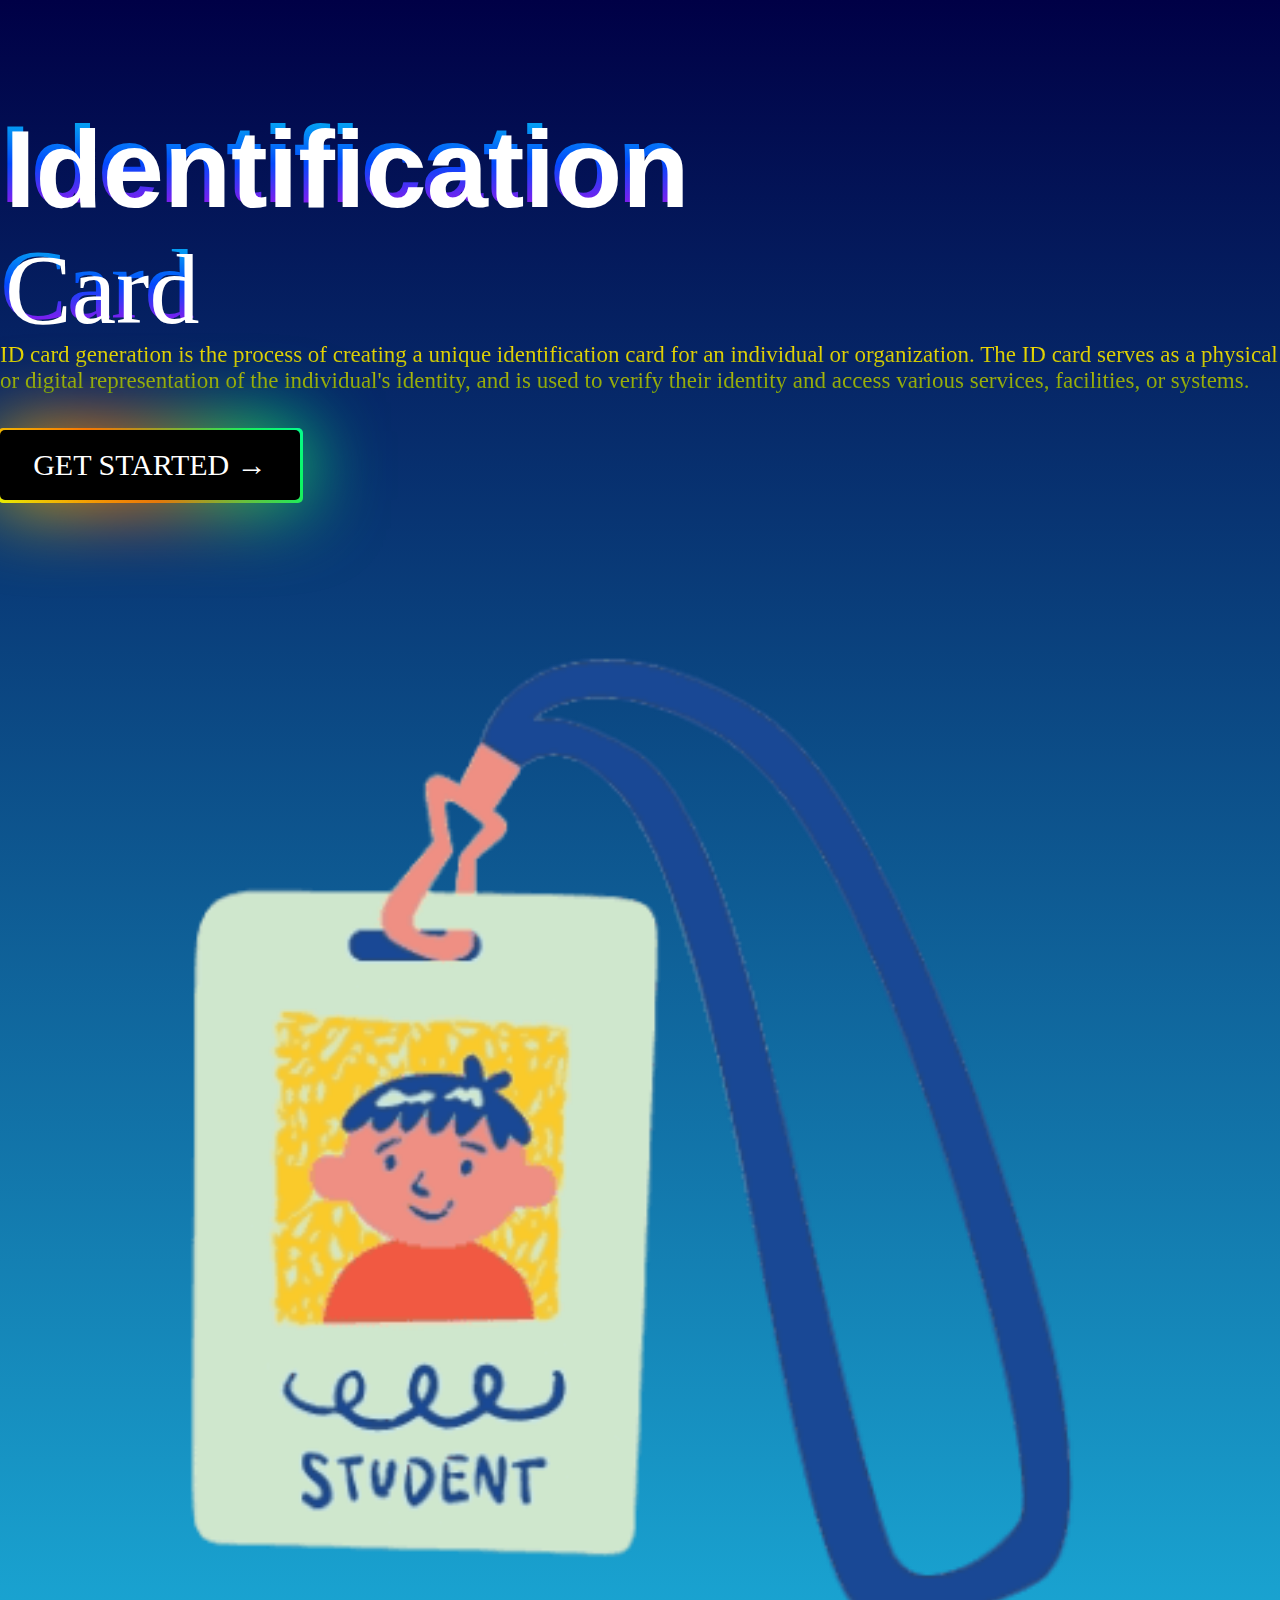
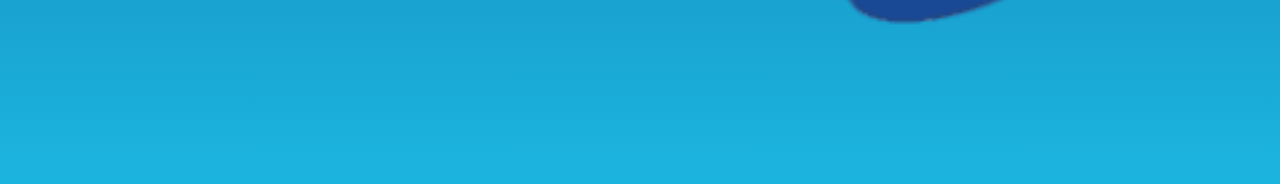
<file: index.html>
<!DOCTYPE html>
<html lang="en">
<head>
    <meta charset="UTF-8">
    <meta name="viewport" content="width=device-width, initial-scale=1.0">
    <title>ID Card Generator</title>
    <!-- Link css -->
    <link rel="stylesheet" href="style1.css">
    <!-- Link Bootstrap -->
    <link href="https://cdn.jsdelivr.net/npm/bootstrap@5.0.2/dist/css/bootstrap.min.css" rel="stylesheet" integrity="sha384-EVSTQN3/azprG1Anm3QDgpJLIm9Nao0Yz1ztcQTwFspd3yD65VohhpuuCOmLASjC" crossorigin="anonymous">
    
    <script src="https://cdn.jsdelivr.net/npm/bootstrap@5.0.2/dist/js/bootstrap.bundle.min.js" integrity="sha384-MrcW6ZMFYlzcLA8Nl+NtUVF0sA7MsXsP1UyJoMp4YLEuNSfAP+JcXn/tWtIaxVXM" crossorigin="anonymous"></script>

    <!-- font-awesome icons -->
    <link rel="stylesheet" href="https://cdnjs.cloudflare.com/ajax/libs/font-awesome/6.7.1/css/all.min.css" integrity="sha512-5Hs3dF2AEPkpNAR7UiOHba+lRSJNeM2ECkwxUIxC1Q/FLycGTbNapWXB4tP889k5T5Ju8fs4b1P5z/iB4nMfSQ==" crossorigin="anonymous" referrerpolicy="no-referrer" />
</head>
<body style="background:linear-gradient(#000046,#1CB5E0);">
    <div class="container-fluid">
         <div class="row" style="height: 100%;">
            <div class="col-lg-6 ">
                <h2 class="ID text-center ">Identification</h2>
                <p class="cd text-start">Card</p>
                <p style="font-size: 23px;background: -webkit-linear-gradient(#FFE000, #799F0C);
                -webkit-background-clip: text;
                -webkit-text-fill-color: transparent; ">
                    ID card generation is the process of creating a unique identification card for an individual or organization. The ID card serves as a physical or digital representation of the individual's identity, and is used to verify their identity and access various services, facilities, or systems.
                </p>
                <br>
                <br>
                 <div class="block glow">
                    <a href="reg.html" style="text-decoration: none; font-size: 30px; color: #ffff; ">GET STARTED &rarr; </a>
                 </div>
                 
            </div>
            <div class="col-lg-6 ">
                <img class="image" src="id-card.png" width="100%">
            </div>
         </div>
      </div>
</body>
</html>
</file>
<file: style1.css>
*{
    margin: 0;
    padding: 0;
    box-sizing: border-box;
}
/* Index Page  */

.ID{
    font-size:110px;
    font-family:'Segoe UI', Tahoma, Geneva, Verdana, sans-serif; 
    font-weight: bold   !important;
    margin-top: 100px !important;
    background: -webkit-linear-gradient(#04d2ed,#0349fc, #cb02e5);
  -webkit-background-clip: text;
  -webkit-text-fill-color: transparent;
  text-shadow:5px 5px  white;
}
.cd{
    font-size: 100px ;   
    background: -webkit-linear-gradient(#04d2ed,#0349fc, #cb02e5);
  -webkit-background-clip: text;
  -webkit-text-fill-color: transparent;
  text-shadow:5px 5px  white;
}
.image{
    /* margin-top: 100px; */
}
.block{
    width: 300px;
    height: 70px;
    background-color:black;
    border-radius:5px ;
    position: relative;
    align-items: center;
    justify-content: center;
    display: flex;
}
.glow::before , .glow::after {
     content:'';
     position: absolute;
     top: -2px;
     left: -2px;
     border-radius: 5px;
     background: linear-gradient(45deg,#e6fb04,#ff6600,#00ff66,#0ff
     ,#ff00ff,#ff0099,#6e0dd0,#ff3300,#099fff);
     background-size: 400%;
     width: calc(100% + 5px);
     height: calc(100% + 5px);
     z-index: -1;
     animation: animate 20s linear infinite;
}
@keyframes animate {
    0% {
        background-position: 0 0;

    }
    50%{
        background-position: 400% 0;
    }
    100% {
        background-position: 0 0;
    }
}
.glow::after {
    filter: blur(40px);
    
}
 /* Registration Page */

 .background{
     background: transparent !important;
     box-shadow:5px 5px 10px  !important;
 }
 label{
    color:white;
 }
 input,select,textarea{
    background: transparent !important;
    color: white !important;
 }
 option{
    background-color: black;
 }
 .generate-button{
    background:linear-gradient(#8E2DE2,#4A00E0);
    color: white !important;
    border: none !important;
    border-radius: 5px !important;
    width: 300px;
    height: 70px;
    font-size: 30px !important;

 } 
 /* id-card-form */

  /* for Hide Arrows From Input Number */
 /* Chrome, Safari, Edge, Opera */
input::-webkit-outer-spin-button,
input::-webkit-inner-spin-button {
  -webkit-appearance: none;
  margin: 0;
}
/* Firefox */
input[type=number] {
  -moz-appearance: textfield;
}

 .registration{
    background: -webkit-linear-gradient(#f5e502,#EB5B00, #D91656);
    -webkit-background-clip: text;
    -webkit-text-fill-color: transparent;
    
 }
 .generatebtn{
    width: 150px;
    height: 50px;
    font-size: 20px !important;
    margin-top: 10px;
    position: relative;
    left: 50%;
    transform: translate(-50%);
 }
 #idLoading{
    background:linear-gradient(#000046,#1CB5E0);
 }
 .loader{
    display: flex;
    justify-content: center;
    align-items: center;
    height: 100vh;
 }

#idLoading{
    display:none;
    position: relative;
    z-index: 2;
}

/* id card template */
/* front of id-card */
#card-template{
    display:none;
}
.front{
    width:190px;
    height: 309px;
    border: 1px solid black;
}
 .top{
    width: 100%;
    height: 62px;
    background-color:white;
   margin-top: 5px;
 }
 /* profile-pic */
 .profile-pic{
    width: 95px;
    height: 95px;
    border: none ;
    border-radius: 50%;
    background-color:white;
    position: relative;
    left: 50%;
    top: -5px;
    transform: translate(-50%);
    display: flex;
    justify-content: center;
    align-items: center;
}

 .bottom{
    width: 100%;
    height: 140px;
    background-color: #0D92F4;  
 }
 .student-name{
    width: 100%;
    height: 15px;
    /* background-color: red; */
    position: relative;
    top: 10px;
    display: flex;
    justify-content: center;
 }

 table{
    width: 100%;
    font-size: 10px;
    margin-left: 10px;
    margin-top: 13px;
 }
 table tr td{
    color: white;
 }
/* back of id-card */
.back{
    width:190px;
    height: 309px;
    border: 1px solid black;
}
.Address{
    width: 100%;
    height: 60px;
    /* background-color: red; */
    margin-top: 33px;
}
.para{
    font-size: 8px;
    color: white;
}
</file>
